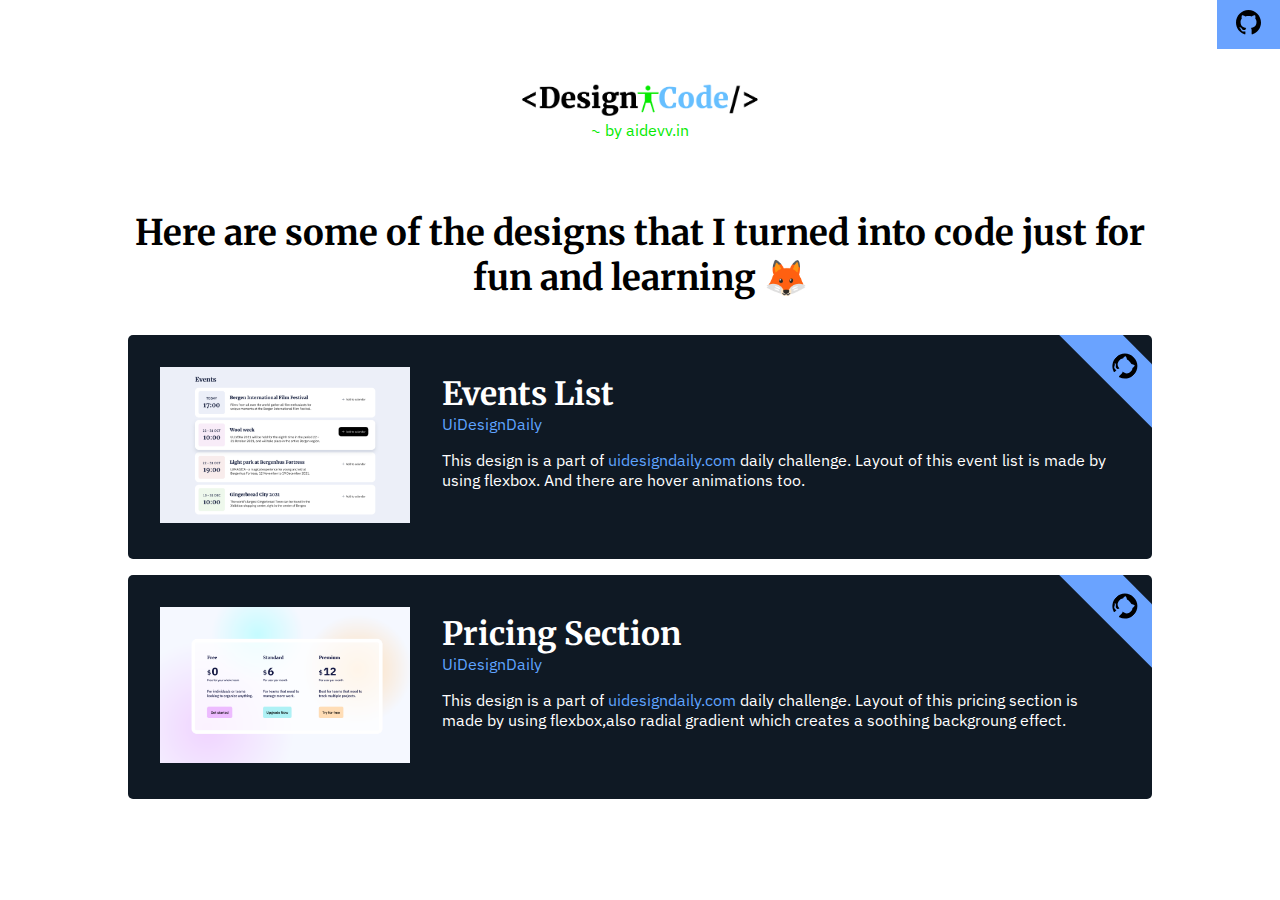
<file: index.html>
<!DOCTYPE html>
<html lang="en">
  <head>
    <meta charset="UTF-8" />
    <meta http-equiv="X-UA-Compatible" content="IE=edge" />
    <meta name="viewport" content="width=device-width, initial-scale=1.0" />
    <link rel="shortcut icon" href="./assets/favicon.svg" type="image/x-icon">
    <link rel="stylesheet" href="main.css" />
    <title>DesignToCode</title>
  </head>
  <body>
    <nav class="header">
      <figure class="logo"><a href="/"><img src="./assets/logo.png" alt="Design to code logo" /></a></figure>
      <p>~ by <a href="https://aidevv.in">aidevv.in</a></p>
      <h1 class="source-code">
        <a href="https://github.com/arifimran5/desing2code"
          ><img
            style="width: 25px"
            src="./assets/akar-icons_github-fill.svg"
            alt="github icon"
        /></a>
      </h1>
    </nav>
    <h1 class="main-title">
      Here are some of the designs that I turned into code just for fun and
      learning 🦊
    </h1>

    <!-- Event List -->
    <div class="desing-card">
      <a href="./events-list/index.html">
        <div class="design-image">
          <img src="assets/event-list.png" alt="Event list" />
        </div>
        <div class="design-description">
          <h1>Events List</h1>
          <p>
            <a
              href="https://www.uidesigndaily.com/posts/figma-events-list-day-1473"
            >
              UiDesignDaily
            </a>
          </p>
          <p class="desc-para">
            This design is a part of
            <a href="https://www.uidesigndaily.com/"> uidesigndaily.com </a>

            daily challenge. Layout of this event list is made by using flexbox.
            And there are hover animations too.
          </p>
        </div>
      </a>
      <div class="desing-source">
        <a
          href="https://github.com/arifimran5/desing2code/tree/master/events-list"
          ><img
            style="width: 25px"
            src="./assets/akar-icons_github-fill.svg"
            alt="github icon"
        /></a>
      </div>
    </div>
    <!-- Pricing section -->
    <div class="desing-card">
      <a href="./pricing-section/index.html">
        <div class="design-image">
          <img src="assets/pricing-section.png" alt="pricing section" />
        </div>
        <div class="design-description">
          <h1>Pricing Section</h1>
          <p>
            <a
              href="https://www.uidesigndaily.com/posts/figma-pricing-card-day-1454"
            >
              UiDesignDaily
            </a>
          </p>
          <p class="desc-para">
            This design is a part of
            <a href="https://www.uidesigndaily.com/"> uidesigndaily.com </a>
            daily challenge. Layout of this pricing section is made by using
            flexbox,also radial gradient which creates a soothing backgroung
            effect.
          </p>
        </div>
      </a>
      <div class="desing-source">
        <a
          href="https://github.com/arifimran5/desing2code/tree/master/pricing-section"
          ><img
            style="width: 25px"
            src="./assets/akar-icons_github-fill.svg"
            alt="github icon"
        /></a>
      </div>
    </div>

    <script src="./index.js" type="script"></script>
  </body>
</html>
</file>
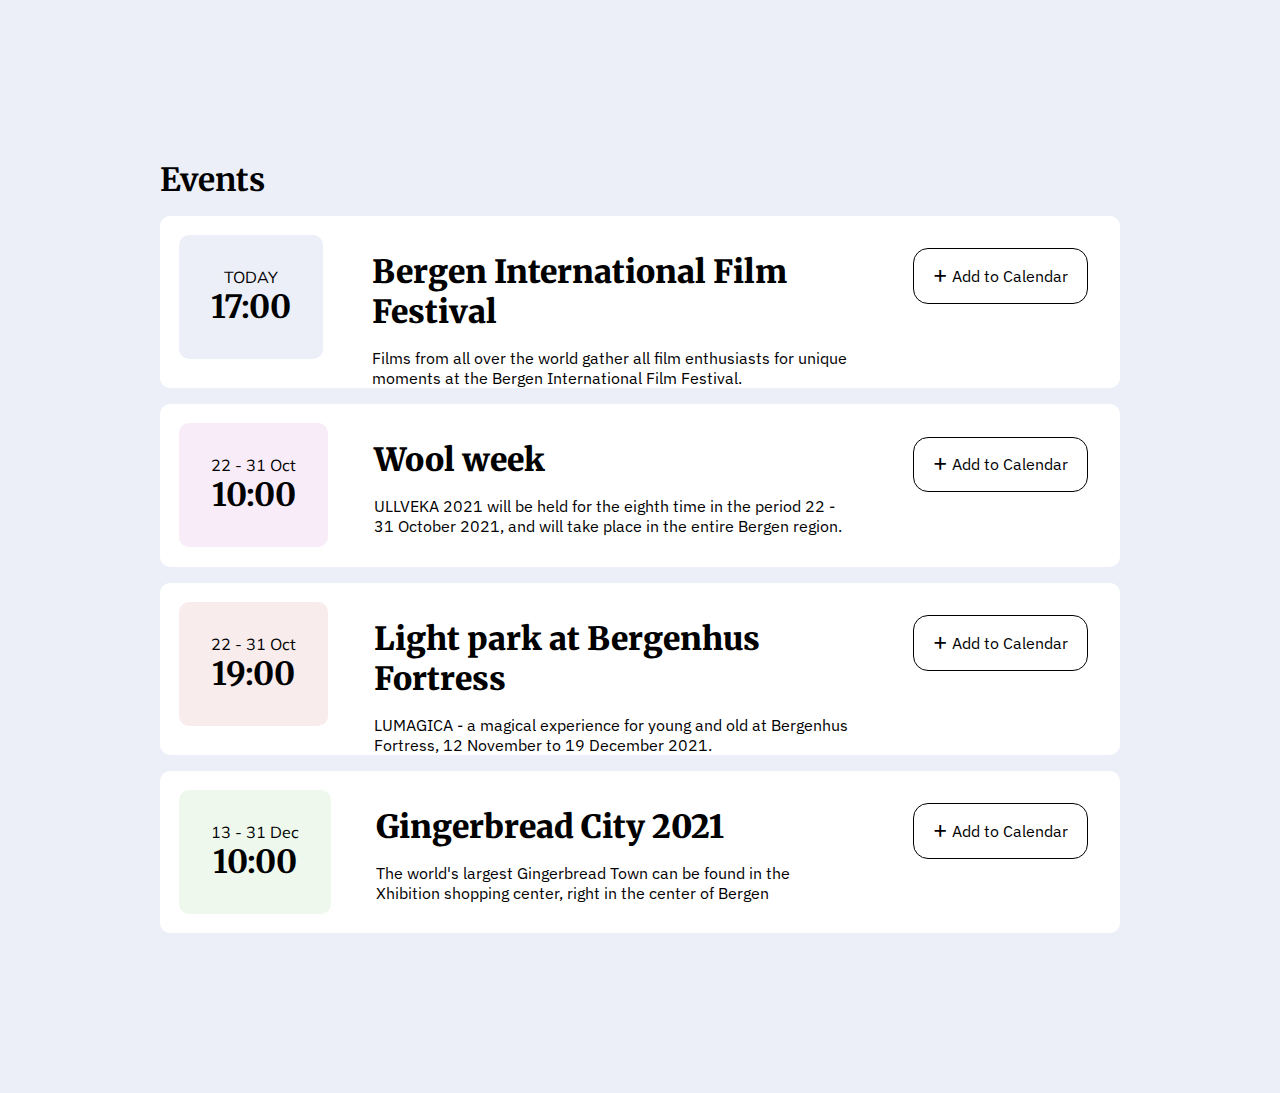
<file: events-list/index.html>
<!DOCTYPE html>
<html lang="en">
  <head>
    <meta charset="UTF-8" />
    <meta http-equiv="X-UA-Compatible" content="IE=edge" />
    <meta name="viewport" content="width=device-width, initial-scale=1.0" />
    <link rel="stylesheet" href="style.css" />
    <title>Events</title>
  </head>
  <body>
    <main class="main">
      <section class="events">
        <h1 class="main-title">Events</h1>

        <!-- 1 -->
        <div class="event">
          <div class="date-box" style="background-color: #eceff8">
            <p>TODAY</p>
            <h1>17:00</h1>
          </div>
          <div class="details-box">
            <h1>Bergen International Film Festival</h1>
            <p>
              Films from all over the world gather all film enthusiasts for
              unique moments at the Bergen International Film Festival.
            </p>
          </div>
          <div class="button-box">
            <span class="button-plus">+</span>
            <span>Add to Calendar</span>
          </div>
        </div>

        <!-- 2 -->
        <div class="event">
          <div class="date-box" style="background-color: #f8ecf8">
            <p>22 - 31 Oct</p>
            <h1>10:00</h1>
          </div>
          <div class="details-box">
            <h1>Wool week</h1>
            <p>
              ULLVEKA 2021 will be held for the eighth time in the period 22 -
              31 October 2021, and will take place in the entire Bergen region.
            </p>
          </div>
          <div class="button-box">
            <span class="button-plus">+</span>
            <span>Add to Calendar</span>
          </div>
        </div>

        <!-- 3 -->
        <div class="event">
          <div class="date-box" style="background-color: #f8ecec">
            <p>22 - 31 Oct</p>
            <h1>19:00</h1>
          </div>
          <div class="details-box">
            <h1>Light park at Bergenhus Fortress</h1>
            <p>
              LUMAGICA - a magical experience for young and old at Bergenhus
              Fortress, 12 November to 19 December 2021.
            </p>
          </div>
          <div class="button-box">
            <span class="button-plus">+</span>
            <span>Add to Calendar</span>
          </div>
        </div>
        <!-- 4 -->
        <div class="event">
          <div class="date-box" style="background-color: #eef8ec">
            <p>13 - 31 Dec</p>
            <h1>10:00</h1>
          </div>
          <div class="details-box">
            <h1>Gingerbread City 2021</h1>
            <p>
              The world's largest Gingerbread Town can be found in the Xhibition
              shopping center, right in the center of Bergen
            </p>
          </div>
          <div class="button-box">
            <span class="button-plus">+</span>
            <span>Add to Calendar</span>
          </div>
        </div>
      </section>
    </main>
  </body>
</html>
</file>
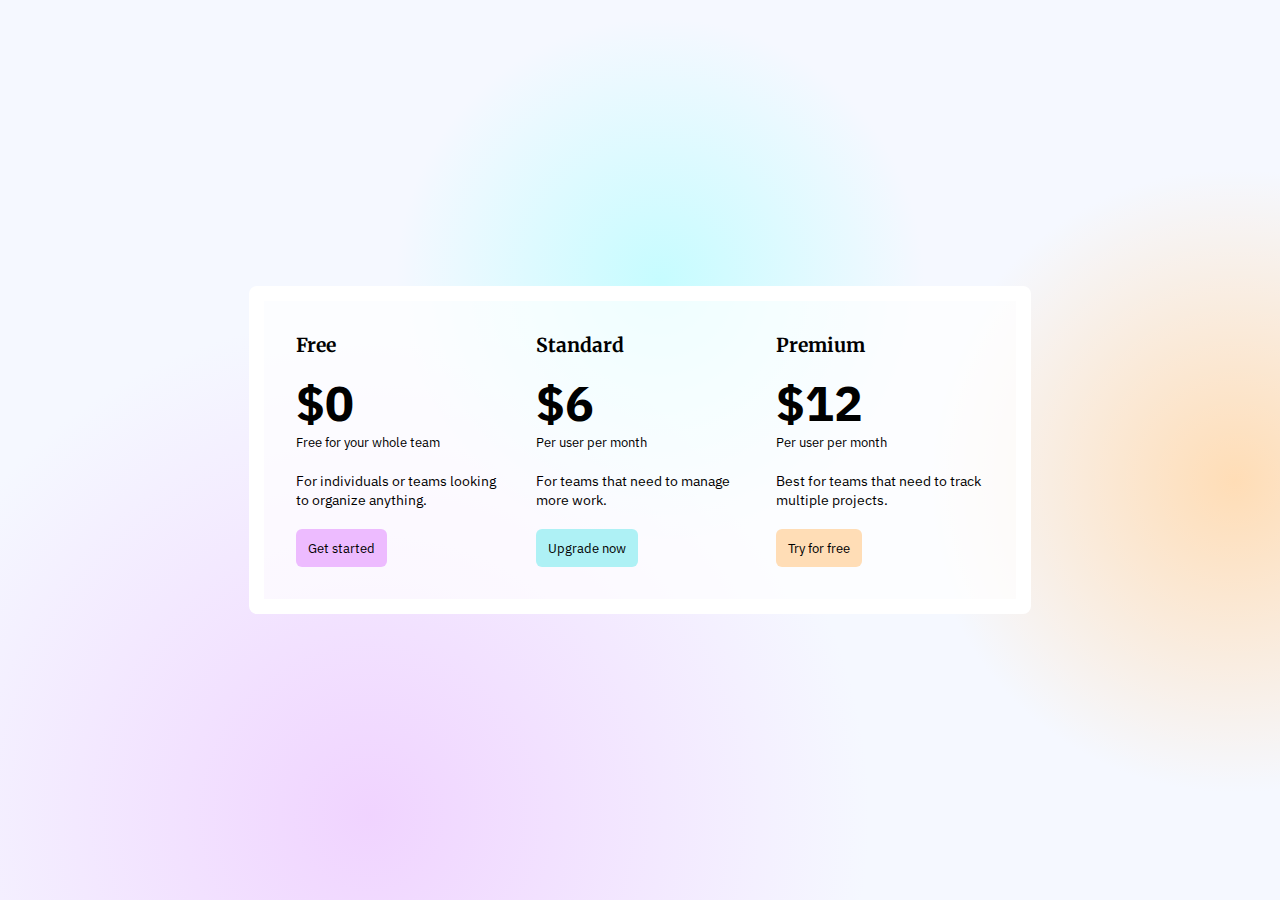
<file: pricing-section/index.html>
<!DOCTYPE html>
<html lang="en">
  <head>
    <meta charset="UTF-8" />
    <meta http-equiv="X-UA-Compatible" content="IE=edge" />
    <meta name="viewport" content="width=device-width, initial-scale=1.0" />
    <link rel="stylesheet" href="style.css" />
    <title>Pricing</title>
  </head>
  <body>
    <section class="main">
      <div class="blob pink_blob"></div>
      <div class="blob cyan_blob"></div>
      <div class="blob orange_blob"></div>
      <main class="container">
        <div class="pricing_box">
          <h2>Free</h2>
          <h1>$0</h1>
          <p class="price_desc">Free for your whole team</p>

          <p class="desc">
            For individuals or teams looking to organize anything.
          </p>

          <button class="btn" style="background-color: #edbbff">
            Get started
          </button>
        </div>
        <div class="pricing_box">
          <h2>Standard</h2>
          <h1>$6</h1>
          <p class="price_desc">Per user per month</p>

          <p class="desc">For teams that need to manage more work.</p>

          <button class="btn" style="background-color: #aef1f5">
            Upgrade now
          </button>
        </div>
        <div class="pricing_box">
          <h2>Premium</h2>
          <h1>$12</h1>
          <p class="price_desc">Per user per month</p>

          <p class="desc">
            Best for teams that need to track multiple projects.
          </p>

          <button class="btn" style="background-color: #ffddb6">
            Try for free
          </button>
        </div>
      </main>
    </section>
  </body>
</html>
</file>
<file: main.css>
@import url('https://fonts.googleapis.com/css2?family=Merriweather:wght@400;700;900&display=swap');
@import url('https://fonts.googleapis.com/css2?family=IBM+Plex+Sans&display=swap');

*,
*::before,
*::after {
  box-sizing: border-box;
}
* {
  padding: 0;
  margin: 0;
}

a {
  text-decoration: none;
  color: inherit;
  cursor: pointer;
}

body {
  font-family: 'Merriweather', serif;
}


.logo{
  margin-top: 5em;
  text-align: center;
}

.logo img{
  width: 15em;
}
.header p{
  font-family: 'IBM Plex Sans', sans-serif;
  text-align: center;
  color: #05EA00;
}
.header p:hover{
  font-weight: 600;
}
.source-code {
  font-size: 1.2rem;
  position: absolute;
  top: 0;
  transition: all 0.3s ease-in-out;
  right: 0;
  background-color: #6aa3ff;
  color: white;
  padding: 0.5em 1em;
  cursor: pointer;
}

.source-code:hover {
  background-color: #0062ff;
}

.main-title {
  font-size: 1.5rem;
  text-align: center;
  margin: 0 auto;
  margin-top: 2em;
  margin-bottom: 1em;
  width: 80%;
}

.desing-card {
  background-color: #0f1924;
  color: white;
  display: flex;
  flex-direction: column;
  margin: 1em 1em;
  padding: 2em 2em;
  transition: all 0.3s ease-in-out;
  position: relative;
  overflow: hidden;
  border-radius: 5px;
}

.desing-source {
  position: absolute;
  right: -80px;
  top: 10px;
  text-align: center;
  background-color: #6aa3ff;
  color: black;
  transform: rotate(45deg);
  width: max-content;
  padding: 0.3em 6em;
  transition: all 0.3s ease-in-out;
  z-index: 99;
}

.desing-source:hover {
  background-color: #0062ff;
  color: white;
}

.desing-card:hover {
  box-shadow: 5px 5px 10px 5px rgba(0, 0, 0, 0.198);
  background-color: #172535;
  transform: scale(1.01);
}

.design-image img {
  width: 250px;
}

.design-image img:hover{
  /* transform: translateY(-10px); */
  filter:saturate(3) blur(1px);
}



.design-description {
  font-family: 'IBM Plex Sans', sans-serif;
}

.design-description h1 {
  margin-top: 0.2em;
  font-family: 'Merriweather', serif;
}

.design-description p a {
  color: rgb(95, 164, 255);
}

.design-description .desc-para {
  font-size: 1rem;
  margin-top: 0.5em;
}

@media (min-width: 500px) {

  .desing-card {
    margin: 1em 2em;
  }
  .design-image img {
    width: 300px;
  }

  .desing-source {
    padding: 0.5em 6em;
  }
}

@media (min-width: 850px) {
  .main-title {
    width: 80%;
    font-size: 2.2rem;
  }
  .desing-card {
    flex-direction: row;
    gap: 2em;
    /* margin: 1em 2em; */
  }

  .design-image img {
    width: 250px;
  }

  .design-description .desc-para {
    font-size: 1rem;
    margin-top: 1em;
  }
}

@media (min-width: 1000px) {
  .desing-card {
    gap: 2em;
    margin: 1em 8em;
  }

  .design-description{
    width: 70%;
  }
}
</file>
<file: events-list/style.css>
@import url('https://fonts.googleapis.com/css2?family=Merriweather:wght@400;700;900&display=swap');
@import url('https://fonts.googleapis.com/css2?family=IBM+Plex+Sans&display=swap');
@import url('https://fonts.googleapis.com/css2?family=Mulish:wght@700&display=swap');

*,
*::before,
*::after {
  box-sizing: border-box;
}
* {
  padding: 0;
  margin: 0;
}

.main {
  font-family: 'Merriweather', serif;
  background-color: #eceff8;
  display: flex;
  justify-content: center;
  align-items: center;
  padding-bottom: 10em;
  height: max-content;
  padding-left: 3em;
  padding-right: 3em;
}

.main-title {
  font-size: 2rem;
  margin-top: 2em;
}

.event {
  display: flex;
  justify-content: space-between;
  align-items: baseline;
  background-color: white;
  border-radius: 10px;
  max-width: 60em;
  margin-top: 1em;
  transition: all 0.3s ease-in-out;
}

.date-box {
  padding: 2em 2em;
  margin: 1.2em;
  border-radius: 10px;
  text-align: center;
}

.date-box p {
  font-family: 'Mulish', sans-serif;
}

.date-box h1 {
  font-size: 2rem;
}

.details-box {
  max-width: 50%;
  margin-left: -2em;
}

.details-box h1 {
  margin-bottom: 0.5em;
  font-weight: 900;
}

.details-box p {
  font-family: 'IBM Plex Sans', sans-serif;
  font-weight: normal;
}

.button-box {
  border-radius: 15px;
  padding: 0.8em 1.2em;
  border: 1px solid black;
  font-family: 'IBM Plex Sans', sans-serif;
  margin-right: 2em;
  display: flex;
  align-items: center;
  gap: 5px;
  cursor: pointer;
  transition: background 0.2s;
}

.button-box .button-plus {
  font-size: 1.5rem;
  margin-top: -4px;
}

.event:hover .button-box {
  background-color: black;
  color: white;
}

.event:hover {
  box-shadow: 3px 5px 12px 5px #00000011;
}

@media (max-width: 1000px) {
  .event {
    flex-direction: column;
    align-items: flex-start;
  }

  .date-box {
    display: flex;
    align-items: center;
    gap: 1em;
    padding: 0.5em 2em;
    border-radius: 5px;
  }

  .date-box h1 {
    font-size: 1.2rem;
    font-weight: normal;
  }
  .date-box p::after {
    content: '➝';
    margin-left: 10px;
  }
  .details-box {
    margin-left: 2em;
    margin-bottom: 1em;
    max-width: 80%;
  }

  .button-box {
    margin-left: 2em;
    margin-bottom: 2em;
  }
}

@media (min-width: 750px) {
  .main {
    padding-left: 5em;
    padding-right: 5em;
  }

  .main-title{
    margin-top: 5em;
  }
}
</file>
<file: pricing-section/style.css>
@import url('https://fonts.googleapis.com/css2?family=Merriweather:wght@700&display=swap');
@import url('https://fonts.googleapis.com/css2?family=IBM+Plex+Sans:wght@500;700&family=Merriweather:wght@700&display=swap');

*,
*::before,
*::after {
  box-sizing: border-box;
}
* {
  padding: 0;
  margin: 0;
}

button {
  font-family: inherit;
}

.main {
  height: 100vh;
  display: flex;
  justify-content: center;
  align-items: center;
  position: relative;
  overflow: hidden;
  background-color: #f5f8ff;
  z-index: -2;
}

.blob {
  position: absolute;
  z-index: -1;
}

.pink_blob {
  width: 1000px;
  height: 1000px;
  left: -130px;
  top: 316px;

  background: radial-gradient(
    50% 50% at 50% 50%,
    rgba(237, 187, 255, 0.6) 0%,
    rgba(237, 187, 255, 0) 100%
  );
}

.cyan_blob {
  width: 528px;
  height: 528px;
  left: 396px;
  top: 18px;

  background: radial-gradient(
    50% 50% at 50% 50%,
    #c6fcff 0%,
    rgba(198, 252, 255, 0) 100%
  );
}

.orange_blob {
  width: 624px;
  height: 624px;
  left: 923px;
  top: 169px;

  background: radial-gradient(
    50% 50% at 50% 50%,
    #ffddb6 0%,
    rgba(255, 221, 182, 0) 100%
  );
}

.container {
  background-color: rgba(255, 255, 255, 0.712);
  border: solid 15px white;
  border-radius: 8px;
  display: flex;
  padding: 2em 2em;
  font-family: 'IBM Plex Sans', sans-serif;
  gap: 2em;
}

.pricing_box {
  width: 13em;
}

.pricing_box h2 {
  font-family: 'Merriweather', serif;
  margin-bottom: 15px;
  font-size: 1.2rem;
}
.pricing_box h1 {
  font-size: 3rem;
}

.price_desc {
  margin-bottom: 20px;
  font-weight: normal;
  font-size: 0.8rem;
}

.desc {
  font-size: 0.9rem;
  margin-bottom: 20px;
}

.pricing_box button {
  padding: 10px 12px;
  border: none;
  border-radius: 6px;
}

@media (max-width: 900px) {

  .main {
    height: max-content;
    padding: 2em 0;
  }

  .container {
    flex-direction: column;
    gap:4em;
    border: solid 20px white;
    background-color: transparent;
  }

  .pricing_box {
    width: 18em;
  }
}


@media (max-width: 500px) {
  .blob {
    display: none;
  }

  .main {
    position: static;
    overflow: visible;
    height: max-content;
    padding: 2em 0;
  }


  .pricing_box {
    width: 15em;
  }
}
</file>
